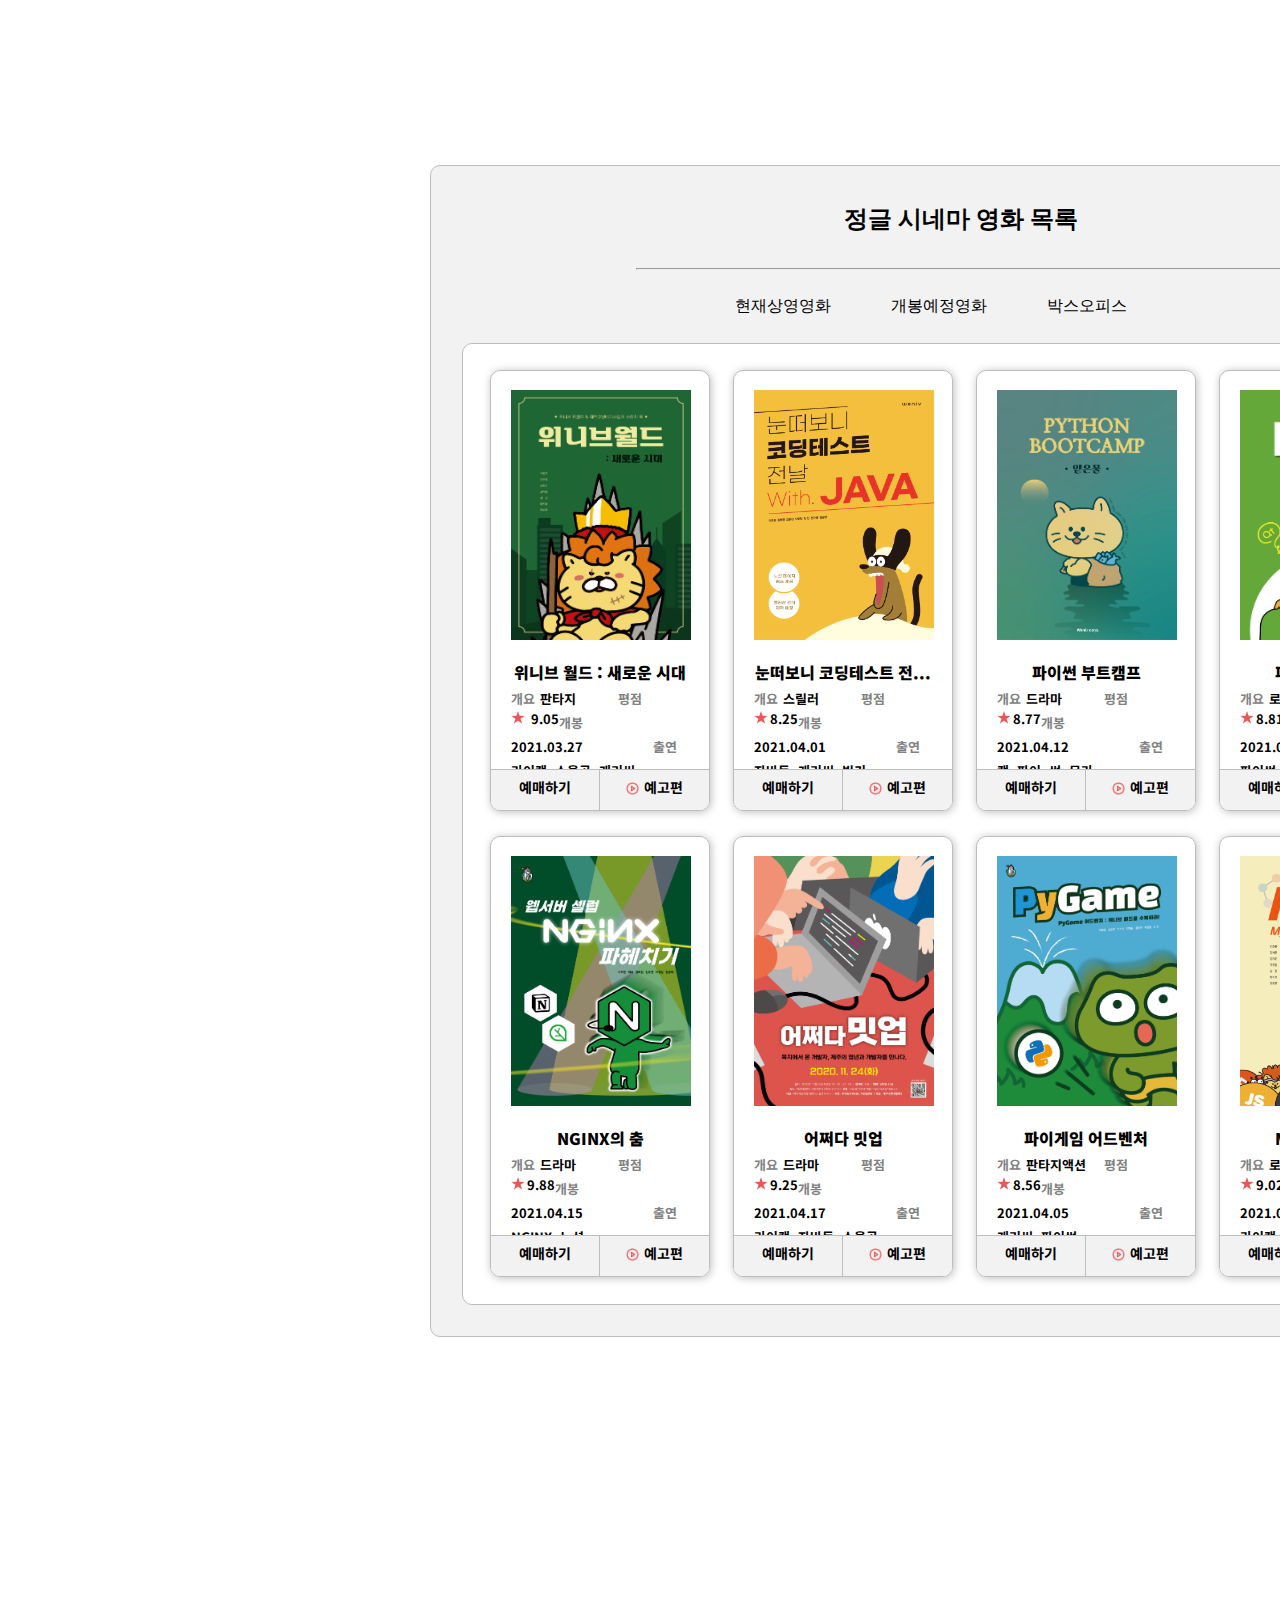
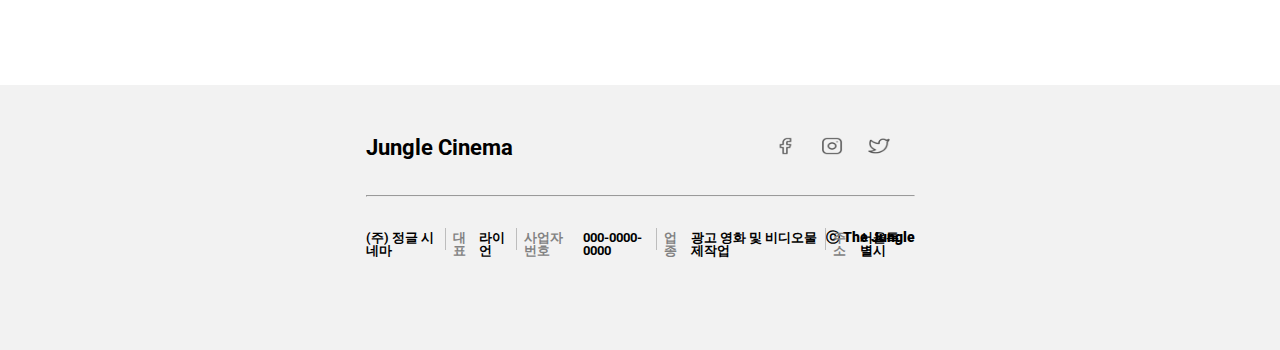
<file: 20211103/1103_MarkUp_study.html>
<!DOCTYPE html>
<html lang="ko">
<head>
    <meta charset="UTF-8">
    <meta http-equiv="X-UA-Compatible" content="IE=edge">
    <meta name="viewport" content="width=device-width, initial-scale=1.0">
    <title>20211103MarkUp</title>
    <link rel="stylesheet" href="reset.css">
    <link rel="preconnect" href="https://fonts.googleapis.com">
    <link rel="preconnect" href="https://fonts.gstatic.com" crossorigin>
    <link href="https://fonts.googleapis.com/css2?family=Roboto:wght@100&display=swap" rel="stylesheet">
    <link rel="preconnect" href="https://fonts.googleapis.com">
    <link rel="preconnect" href="https://fonts.gstatic.com" crossorigin>
    <link href="https://fonts.googleapis.com/css2?family=Noto+Sans+KR:wght@100&family=Roboto:wght@100&display=swap" rel="stylesheet">
    <link rel="stylesheet" href="style.css">

</head>

<body>

    <main>
        <h1>정글 시네마 영화 목록 페이지</h1>
        
        <header>
            
            <h2>정글 시네마 영화 목록</h2>

            <hr>

            <ul class="menu">
                <li class="menuItem"><a href="#">현재상영영화</a></li>
                <li class="menuItem"><a href="#">개봉예정영화</a></li>
                <li class="menuItem"><a href="#">박스오피스</a></li>
            </ul>
    
        </header>
        <section>

            <h3>영화 정보 노출 및 예매정보</h3>
            <article>
                
                <figure>
                    <img class="poster" src="./img/포스터_위니브월드.png" alt="위니브 월드 : 새로운 시대">
                    
                    <figcaption>
                        <strong>위니브 월드 : 새로운 시대</strong>
                            <dl>
                                <dt>개요</dt>
                                <dd class="summary">판타지</dd>
                                
                                <dt>평점</dt>
                                <dd><img class="starimg" src="./img/별점이미지.png" alt="별점"> 9.05</dd>

                                <dt class="open">개봉</dt>
                                <dd class="day">2021.03.27</dd>
                                
                                <dt class="appearance">출연</dt>
                                <dd class="actor">라이캣, 소울곰, 개리씨</dd>
                            </dl>
                    </figcaption>

                        <ul class="ticketing">
                            <li class="ticketingItem"><a href="#">예매하기</a></li>
                            <li class="trailer"><a href="#"><img class="playbtn" src="./img/아이콘_재생.png" alt="재생아이콘">예고편</a></li>
                        </ul>
                
                </figure>
                
                
            </article>
            
            <article>
                <figure>
                    <img class="poster" src="./img/포스터_눈떠보니자바.png" alt="눈떠보니 코딩테스트 전...">
                    
                    <figcaption>
                        <strong>눈떠보니 코딩테스트 전...</strong>
                        <dl>
                            <dt>개요</dt>
                            <dd class="summary">스릴러</dd>
                            
                            <dt>평점</dt>
                            <dd><img class="starimg" src="./img/별점이미지.png" alt="별점">8.25</dd>
                            
                            <dt class="open">개봉</dt>
                            <dd class="day">2021.04.01</dd>
                            
                            <dt class="appearance">출연</dt>
                            <dd class="actor">자바독, 개리씨, 빙키</dd>
                        </dl>
                    </figcaption>
                    <ul class="ticketing">
                        <li class="ticketingItem"><a href="#">예매하기</a></li>
                        <li class="trailer"><a href="#"><img class="playbtn" src="./img/아이콘_재생.png" alt="재생아이콘">예고편</a></li>
                    </ul>
                </figure>
                
            </article>
             
    
            <article>
                <figure>
                    <img class="poster" src="./img/포스터_부트캠프.jpg" alt="파이썬 부트캠프">
                    
                    <figcaption>
                        <strong>파이썬 부트캠프</strong>
                        <dl>
                            <dt>개요</dt>
                            <dd class="summary">드라마</dd>
        
                            <dt>평점</dt>
                            <dd><img class="starimg" src="./img/별점이미지.png" alt="별점">8.77</dd>
                            
                            <dt class="open">개봉</dt>
                            <dd class="day">2021.04.12</dd>
                            
                            <dt class="appearance">출연</dt>
                            <dd class="actor">캣, 파이, 썬, 뮤라</dd>
                        </dl>
                    </figcaption>
                    <ul class="ticketing">
                        <li class="ticketingItem"><a href="#">예매하기</a></li>
                        <li class="trailer"><a href="#"><img class="playbtn" src="./img/아이콘_재생.png" alt="재생아이콘">예고편</a></li>
                    </ul>
                </figure>
                
            </article>
    
            <article>
                <figure>
                    <img class="poster" src="./img/포스터_파이큐티.png" alt="파이큐티의 사랑">
                    
                    <figcaption>
                        <strong>파이큐티의 사랑</strong>
                        <dl>
                            <dt>개요</dt>
                            <dd class="summary">로맨스</dd>
        
                            <dt>평점</dt>
                            <dd><img class="starimg" src="./img/별점이미지.png" alt="별점">8.81</dd>
                            
                            <dt class="open">개봉</dt>
                            <dd class="day">2021.04.08</dd>
                            
                            <dt class="appearance">출연</dt>
                            <dd class="actor">파이썬, 큐티</dd>
                        </dl>
                    </figcaption>
                    <ul class="ticketing">
                        <li class="ticketingItem"><a href="#">예매하기</a></li>
                        <li class="trailer"><a href="#"><img class="playbtn" src="./img/아이콘_재생.png" alt="재생아이콘">예고편</a></li>
                    </ul>
                </figure>
                
            </article>
    
            <article>
                <figure>
                    <img class="poster" src="./img/포스터_앤진액스.png" alt="NGINX의 춤">
                    
                    <figcaption>
                        <strong>NGINX의 춤</strong>
                        <dl>
                            <dt>개요</dt>
                            <dd class="summary">드라마</dd>
        
                            <dt>평점</dt>
                            <dd><img class="starimg" src="./img/별점이미지.png" alt="별점">9.88</dd>
                            
                            <dt class="open">개봉</dt>
                            <dd class="day">2021.04.15</dd>
                            
                            <dt class="appearance">출연</dt>
                            <dd class="actor">NGINX, 노션</dd>
                        </dl>
                    </figcaption>
                    <ul class="ticketing">
                        <li class="ticketingItem"><a href="#">예매하기</a></li>
                        <li class="trailer"><a href="#"><img class="playbtn" src="./img/아이콘_재생.png" alt="재생아이콘">예고편</a></li>
                    </ul>
                </figure>
                
            </article>
    
            <article>
                <figure>
                    <img class="poster" src="./img/포스터_어쩌다밋업.png" alt="어쩌다 밋업">
                    
                    <figcaption>
                        <strong>어쩌다 밋업</strong>
                        <dl>
                            <dt>개요</dt>
                            <dd class="summary">드라마</dd>
        
                            <dt>평점</dt>
                            <dd><img class="starimg" src="./img/별점이미지.png" alt="별점">9.25</dd>
                            
                            <dt class="open">개봉</dt>
                            <dd class="day">2021.04.17</dd>
                            
                            <dt class="appearance">출연</dt>
                            <dd class="actor">라이캣, 자바독, 소울곰</dd>
                        </dl>
                    </figcaption>
                    <ul class="ticketing">
                        <li class="ticketingItem"><a href="#">예매하기</a></li>
                        <li class="trailer"><a href="#"><img class="playbtn" src="./img/아이콘_재생.png" alt="재생아이콘">예고편</a></li>
                    </ul>
                </figure>
                
            </article>
    
            <article>
                <figure>
                    <img class="poster" src="./img/포스터_파이게임.jpg" alt="파이게임 어드벤처">
                    
                    <figcaption>
                        <strong>파이게임 어드벤처</strong>
                        <dl>
                            <dt>개요</dt>
                            <dd class="summary_long">판타지액션</dd>
        
                            <dt>평점</dt>
                            <dd><img class="starimg" src="./img/별점이미지.png" alt="별점">8.56</dd>
                            
                            <dt class="open">개봉</dt>
                            <dd class="day">2021.04.05</dd>
                            
                            <dt class="appearance">출연</dt>
                            <dd class="actor">개리씨, 파이썬</dd>
                        </dl>
                    </figcaption>
                    <ul class="ticketing">
                        <li class="ticketingItem"><a href="#">예매하기</a></li>
                        <li class="trailer"><a href="#"><img class="playbtn" src="./img/아이콘_재생.png" alt="재생아이콘">예고편</a></li>
                    </ul>
                </figure>
                
            </article>
    
            <article>
                <figure>
                    <img class="poster" src="./img/포스터_MBIT.png" alt="MBTI는 내 운명">
                    
                    <figcaption>
                        <strong>MBTI는 내 운명</strong>
                        <dl>
                            <dt>개요</dt>
                            <dd class="summary">로맨스</dd>
        
                            <dt>평점</dt>
                            <dd><img class="starimg" src="./img/별점이미지.png" alt="별점">9.02</dd>
                            
                            <dt class="open">개봉</dt>
                            <dd class="day">2021.04.12</dd>
                            
                            <dt class="appearance">출연</dt>
                            <dd class="actor">라이캣, 개리씨, 자바독</dd>
                        </dl>
                    </figcaption>
                    
                    <ul class="ticketing">
                        <li class="ticketingItem"><a href="#">예매하기</a></li>
                        <li class="trailer"><a href="#"><img class="playbtn" src="./img/아이콘_재생.png" alt="재생아이콘">예고편</a></li>
                    </ul>
                </figure>
            </article>
    
        </section>
    </main>

    <footer>

        <p class="companyName">Jungle Cinema</p>

        <ul class="snslist">
            <li><a herf="#"><img class="snsIcon" src="./img/facebook.png" alt=""></a></li>
            <li><a herf="#"><img class="snsIcon" src="./img/instagram.png" alt=""></a></li>
            <li><a herf="#"><img class="snsIcon" src="./img/twitter.png" alt=""></a></li>
        </ul>

        <hr>

        <dl class="companyInfo">
            <dt class="companyNameInfo">회사명</dt>
            <dd class="companyInfoData">(주) 정글 시네마</dd>

            <dt class="companyDataTable">대표</dt>
            <dd class="companyInfoData">라이언</dd>

            <dt class="companyDataTable">사업자 번호</dt>
            <dd class="companyInfoData">000-0000-0000</dd>

            <dt class="companyDataTable">업종</dt>
            <dd class="companyInfoData">광고 영화 및 비디오물 제작업</dd>

            <dt class="companyDataTable">주소</dt>
            <dd><address>서울특별시</address></dd>
        </dl>

        <small class="smalltext">ⓒ The Jungle</small> 

    </footer>

    


</body>
</html>
</file>
<file: 20211103/style.css>
h1,h3{
    display: none;
}
main{
    position: relative;
    
    width: 1060px;
    height: 1170px;
    border: 1px solid #BDBDBD;
    background-color: #F2F2F2;
    margin: 165px 430px 348px;
    border-radius: 10px;
}

section{
    position: absolute;
    
    display: flex;
    flex-wrap: wrap;
    width: 1003px;
    height: 962px;
    margin:177px 28px 29px 31px;
    border: 1px solid #BDBDBD;
    border-radius: 10px;
    background-color: #FFFFFF;
    box-sizing: border-box;
    padding:2px 0 26px 27px;

    font-family: 'Noto Sans KR', sans-serif;
    font-weight: bold;
}

header{
    font-family: 'Roboto', sans-serif;
    position: absolute;
    text-align: center;
    width: 650px;
    top:41px;
    left: 205px;
    
}
hr{
    margin-top: 37px;
    margin-bottom:28px;
}
h2{
    font-size: 24px;
    font-weight: bold;
}

.menu{
    display: flex;
    justify-content: center;
}
.menuItem{
    margin-right: 60px;
}
a{
    text-decoration: none;
    color:black;
}

figure{
    position: relative;
    box-sizing: border-box;
    border:1px solid #BDBDBD;
    width:220px;
    height:441px;
    margin-right: 23px;
    text-align: center;
    border-radius: 10px;
    margin-top: 24px;
    overflow: hidden;
    box-shadow: 1px 1px 9px #BDBDBD;

}

figcaption{
    
    margin:12px 20px 18px;
    
    
}


.poster{
    
    width: 180px;
    height: 250px;
    margin: 19px 20px 11px;
    
}

strong{
    font-weight: 900;
}

dl{
    margin: 12px 0 18px;
    font-size: 13px;
}
dt{
    float: left;
    color: #828282;
    margin-right: 5px;
    height: 19px;
}
dd{
    float: left;
    height: 19px;
}
.summary{
    margin-right:42px;
}
.summary_long{
    margin-right:18px;
}
.open{
    margin-top: 5px;
}
.day{
    margin-top: 5px;
    width: 80%;
    text-align: left;
}
.appearance{
    margin-top: 5px;
}
.actor{
    margin-top: 5px;
}

.ticketing{
    position: absolute;
    width: 100%;
    height: 41px;
    bottom: 0;
    display: flex;
    justify-content: space-between;

    font-family: 'Noto Sans KR', sans-serif;
    font-size:14px;
    font-weight: bold;
    
    
}
.ticketingItem{
    width: 50%;
    box-sizing: border-box;
    padding-top:10px;
    border-top: 1px solid #BDBDBD;
    border-right: 1px solid #BDBDBD;
    background-color: #F2F2F2;
}

.trailer{
    width: 50%;
    box-sizing: border-box;
    padding-top:10px;
    border-top: 1px solid #BDBDBD;
    background-color: #F2F2F2;
}

.starimg{
   margin-right: 2px;
}

.playbtn{
    width: 13.33px;
    height: 13.33px;
    margin-right: 5px;
    vertical-align: top;
    margin-top: 2px;
}

footer{
    height: 213px;
    background-color: #F2F2F2;
    padding: 52px 365px 0 366px;
    font-family: 'Roboto', sans-serif;
}

.companyName{
    display: inline-block;
    width: 217px;
    font-size:22px;
    font-weight: 700;
}

.snslist{

    display: flex;
    justify-content: flex-end;
    margin-top: -22px;
}

.snsIcon{
    width: 22px;
    height: 17.94px;
    margin-right: 25px;
}

.companyInfo{
    display: flex;
    padding-top: 3px;
    font-weight: 700;

}

.companyNameInfo{
    display: none;
}

.companyInfoData{
    padding-top: 3px;
    padding-right: 7px;
    border-right: 1px solid #BDBDBD;

}

.companyDataTable{
    padding-top: 3px;
    margin-left: 7px;
    margin-right: 7px;
}
address
{
    padding-top: 3px;
    padding-right: 7px;
}

.smalltext{
    font-size: 14px;
    font-weight: 900;
    float: right;
    margin-top: -38px;

}
</file>
